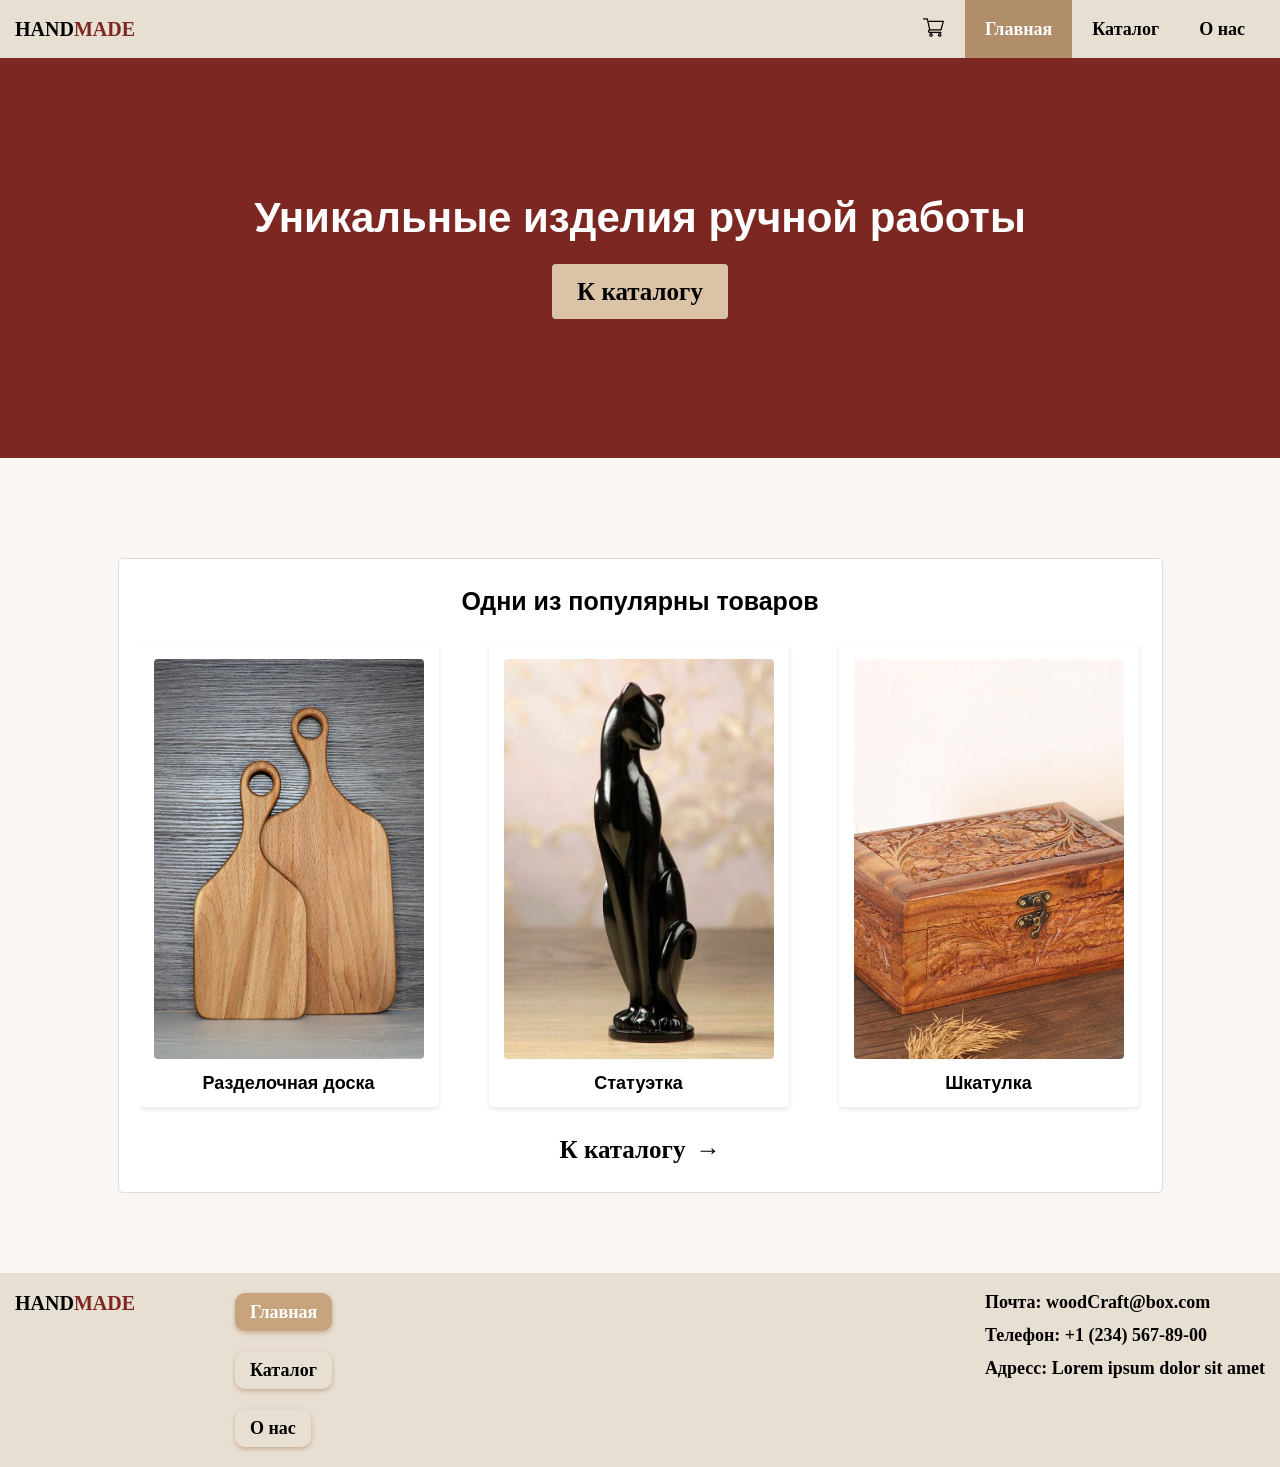
<file: index.html>
<!DOCTYPE html>
<html lang="en">
  <head>
    <meta charset="UTF-8" />
    <meta name="viewport" content="width=device-width, initial-scale=1.0" />
    <title>HANDMADE</title>
    <link rel="stylesheet" href="styles/home.css" />
  </head>
  <body>
    <header class="header wrapper--colored">
      <nav class="header__nav nav content">
        <a href="#hero" class="logo"> hand<span class="logo--accent">made</span> </a>
        <button type="button" aria-label="cart menu" class="header__cart-button">
          <img src="images/cart.svg" alt="cart icon" />
        </button>
        <button type="button" class="burger" aria-label="burger button">
          <span class="burger__line"></span>
          <span class="burger__line"></span>
          <span class="burger__line"></span>
        </button>
        <div class="mobile-wrapper">
          <button type="button" class="burger burger--close" aria-label="close burger button">
            <span class="burger__line"></span>
            <span class="burger__line"></span>
            <span class="burger__line"></span>
          </button>
          <ul class="nav__links header__links">
            <li class="nav__item header__item header__item--active">
              <a href="#hero" class="nav__link nav__link--active header__link"> Главная </a>
            </li>
            <li class="nav__item header__item">
              <a href="pages/catalog.html" class="nav__link header__link"> Каталог </a>
            </li>
            <li class="nav__item header__item">
              <a href="pages/about.html" class="nav__link header__link"> О нас </a>
            </li>
          </ul>
        </div>
      </nav>
    </header>
    <aside class="cartMenu">
      <div class="content">
        <div class="cartMenu__header">
          <button type="button" class="cartMenu__close-button" aria-label="cartMenu close button">
            <img src="images/chevron-down.svg" alt="close icon" class="cartMenu__close-icon" />
          </button>
          <h2 class="title">Корзина</h2>
        </div>
        <ul class="cartMenu__list">
          <li class="title cartMenu__list-title">Корзина пуста</li>
        </ul>
      </div>
    </aside>
    <aside class="blur"></aside>
    <main class="main">
      <div class="hero" id="hero">
        <section class="hero__content content">
          <h1 class="hero__title title title--large">Уникальные изделия ручной работы</h1>
          <a href="pages/catalog.html" class="hero__button button">К каталогу</a>
        </section>
      </div>
      <div class="products wrapper">
        <section class="products__content content">
          <h2 class="title content__title">Одни из популярны товаров</h2>
          <ul class="products__list">
            <li class="products__item card">
              <div class="products__item-group">
                <img src="images/products/board.jpg" alt="board" class="products__item-image" />
                <div class="products__item-hover">
                  <span class="products__item-price">1200 ₽</span>
                  <button type="button" class="button">В корзину</button>
                </div>
              </div>
              <h3 class="title title--small products__item-title">Разделочная доска</h3>
            </li>
            <li class="products__item card">
              <div class="products__item-group">
                <img src="images/products/statue.jpg" alt="statue" class="products__item-image" />
                <div class="products__item-hover">
                  <span class="products__item-price">2500 ₽</span>
                  <button type="button" class="button">В корзину</button>
                </div>
              </div>
              <h3 class="title title--small products__item-title">Статуэтка</h3>
            </li>
            <li class="products__item card">
              <div class="products__item-group">
                <img src="images/products/box.jpg" alt="" class="products__item-image" />
                <div class="products__item-hover">
                  <span class="products__item-price">1500 ₽</span>
                  <button type="button" class="button">В корзину</button>
                </div>
              </div>
              <h3 class="title title--small products__item-title">Шкатулка</h3>
            </li>
          </ul>
          <a href="pages/catalog.html" class="products__link">
            К каталогу <span class="products__link-icon">→</span>
          </a>
        </section>
      </div>
    </main>
    <footer class="footer wrapper--colored">
      <nav class="footer__nav nav content">
        <a href="#header" class="logo">hand<span class="logo--accent">made</span></a>
        <ul class="nav__links footer__links">
          <li class="nav__item footer__item">
            <a href="#hero" class="nav__link nav__link--active footer__link footer__link--active"
              >Главная</a
            >
          </li>
          <li class="nav__item footer__item">
            <a href="pages/catalog.html" class="nav__link footer__link">Каталог</a>
          </li>
          <li class="nav__item footer__item">
            <a href="pages/about.html" class="nav__link footer__link">О нас</a>
          </li>
        </ul>
        <ul class="footer__contacts">
          <li class="footer__text">Почта: woodCraft@box.com</li>
          <li class="footer__text">Телефон: +1 (234) 567-89-00</li>
          <li class="footer__text">Адресс: Lorem ipsum dolor sit amet</li>
        </ul>
      </nav>
    </footer>
    <script src="index.js"></script>
    <script src="cartMenu.js"></script>
  </body>
</html>
</file>
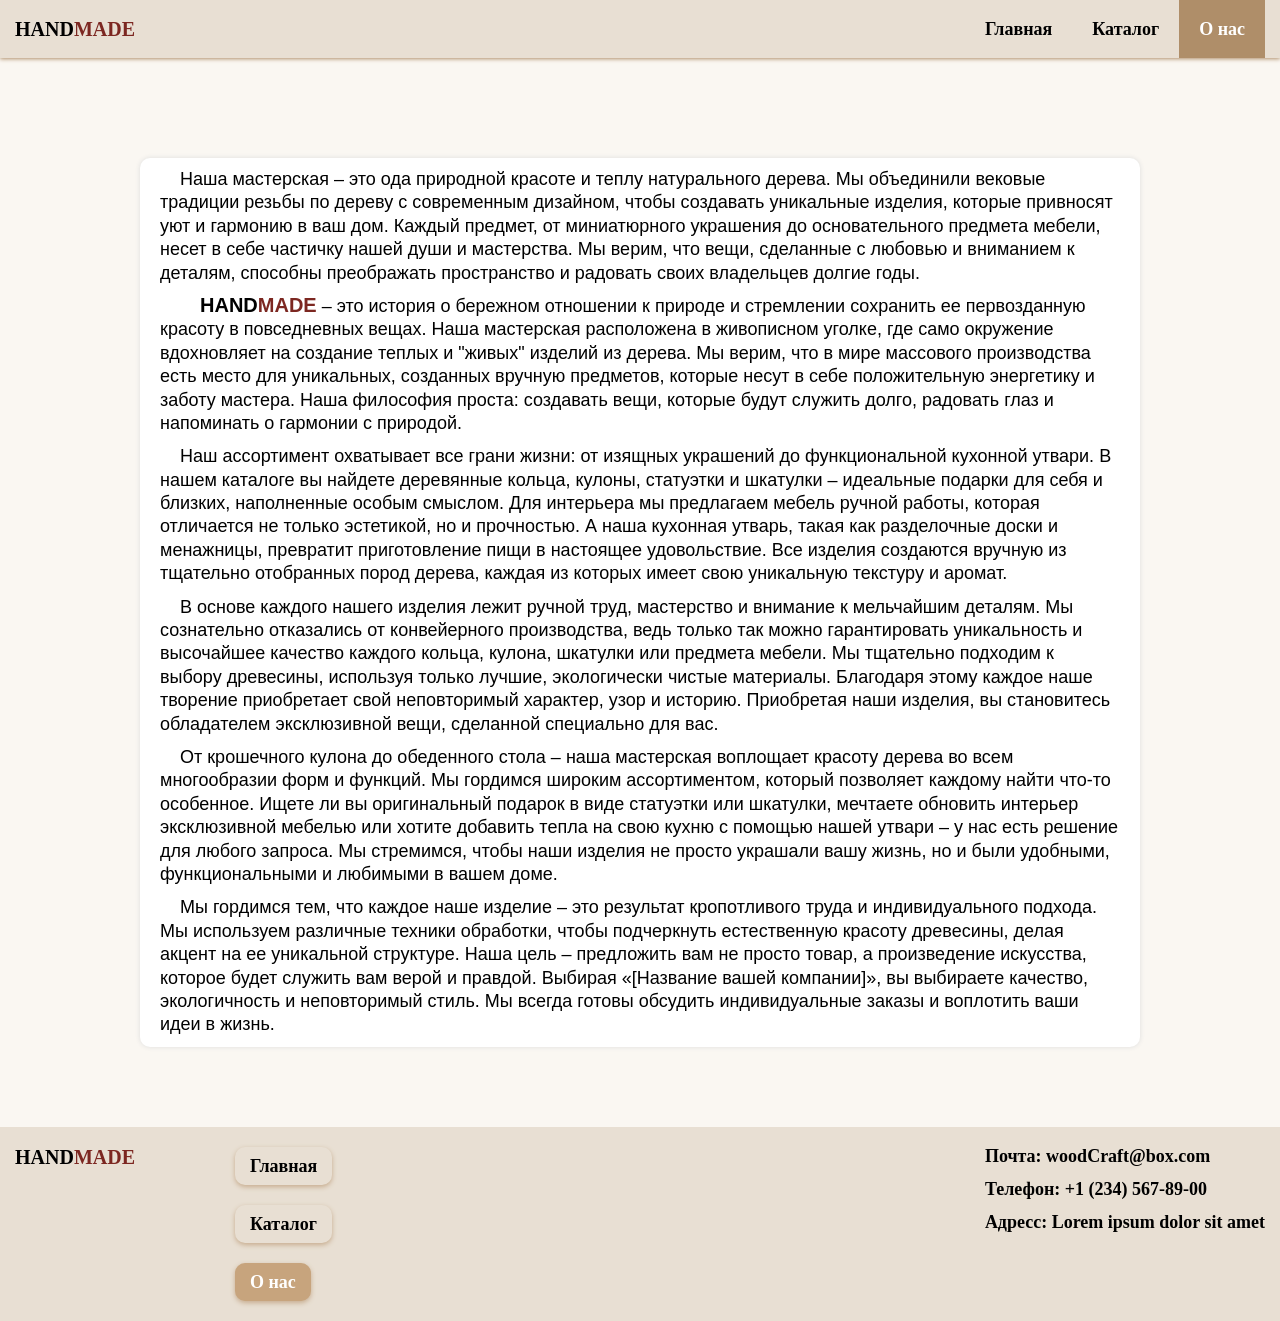
<file: pages/about.html>
<!DOCTYPE html>
<html lang="en">
  <head>
    <meta charset="UTF-8" />
    <meta name="viewport" content="width=device-width, initial-scale=1.0" />
    <title>HANDMADE</title>
    <link rel="stylesheet" href="../styles/about.css" />
  </head>
  <body>
    <header class="header wrapper--colored" id="header">
      <nav class="header__nav nav content">
        <a href="../index.html" class="logo"> hand<span class="logo--accent">made</span> </a>
        <button type="button" class="burger" aria-label="burger button">
          <span class="burger__line"></span>
          <span class="burger__line"></span>
          <span class="burger__line"></span>
        </button>
        <div class="mobile-wrapper">
          <button type="button" class="burger burger--close" aria-label="close burger button">
            <span class="burger__line"></span>
            <span class="burger__line"></span>
            <span class="burger__line"></span>
          </button>
          <ul class="nav__links header__links">
            <li class="nav__item header__item">
              <a href="../index.html" class="nav__link header__link"> Главная </a>
            </li>
            <li class="nav__item header__item">
              <a href="./catalog.html" class="nav__link header__link"> Каталог </a>
            </li>
            <li class="nav__item header__item header__item--active">
              <a href="#main" class="nav__link nav__link--active header__link"> О нас </a>
            </li>
          </ul>
        </div>
      </nav>
    </header>
    <aside class="blur"></aside>
    <main id="main" class="main">
      <div class="main__content">
        <p class="text">
          Наша мастерская – это ода природной красоте и теплу натурального дерева. Мы объединили
          вековые традиции резьбы по дереву с современным дизайном, чтобы создавать уникальные
          изделия, которые привносят уют и гармонию в ваш дом. Каждый предмет, от миниатюрного
          украшения до основательного предмета мебели, несет в себе частичку нашей души и
          мастерства. Мы верим, что вещи, сделанные с любовью и вниманием к деталям, способны
          преображать пространство и радовать своих владельцев долгие годы.
        </p>
        <p class="text">
          <a href="../index.html" class="logo">hand<span class="logo--accent">made</span></a> – это
          история о бережном отношении к природе и стремлении сохранить ее первозданную красоту в
          повседневных вещах. Наша мастерская расположена в живописном уголке, где само окружение
          вдохновляет на создание теплых и "живых" изделий из дерева. Мы верим, что в мире массового
          производства есть место для уникальных, созданных вручную предметов, которые несут в себе
          положительную энергетику и заботу мастера. Наша философия проста: создавать вещи, которые
          будут служить долго, радовать глаз и напоминать о гармонии с природой.
        </p>
        <p class="text">
          Наш ассортимент охватывает все грани жизни: от изящных украшений до функциональной
          кухонной утвари. В нашем каталоге вы найдете деревянные кольца, кулоны, статуэтки и
          шкатулки – идеальные подарки для себя и близких, наполненные особым смыслом. Для интерьера
          мы предлагаем мебель ручной работы, которая отличается не только эстетикой, но и
          прочностью. А наша кухонная утварь, такая как разделочные доски и менажницы, превратит
          приготовление пищи в настоящее удовольствие. Все изделия создаются вручную из тщательно
          отобранных пород дерева, каждая из которых имеет свою уникальную текстуру и аромат.
        </p>
        <p class="text">
          В основе каждого нашего изделия лежит ручной труд, мастерство и внимание к мельчайшим
          деталям. Мы сознательно отказались от конвейерного производства, ведь только так можно
          гарантировать уникальность и высочайшее качество каждого кольца, кулона, шкатулки или
          предмета мебели. Мы тщательно подходим к выбору древесины, используя только лучшие,
          экологически чистые материалы. Благодаря этому каждое наше творение приобретает свой
          неповторимый характер, узор и историю. Приобретая наши изделия, вы становитесь обладателем
          эксклюзивной вещи, сделанной специально для вас.
        </p>
        <p class="text">
          От крошечного кулона до обеденного стола – наша мастерская воплощает красоту дерева во
          всем многообразии форм и функций. Мы гордимся широким ассортиментом, который позволяет
          каждому найти что-то особенное. Ищете ли вы оригинальный подарок в виде статуэтки или
          шкатулки, мечтаете обновить интерьер эксклюзивной мебелью или хотите добавить тепла на
          свою кухню с помощью нашей утвари – у нас есть решение для любого запроса. Мы стремимся,
          чтобы наши изделия не просто украшали вашу жизнь, но и были удобными, функциональными и
          любимыми в вашем доме.
        </p>
        <p class="text">
          Мы гордимся тем, что каждое наше изделие – это результат кропотливого труда и
          индивидуального подхода. Мы используем различные техники обработки, чтобы подчеркнуть
          естественную красоту древесины, делая акцент на ее уникальной структуре. Наша цель –
          предложить вам не просто товар, а произведение искусства, которое будет служить вам верой
          и правдой. Выбирая «[Название вашей компании]», вы выбираете качество, экологичность и
          неповторимый стиль. Мы всегда готовы обсудить индивидуальные заказы и воплотить ваши идеи
          в жизнь.
        </p>
      </div>
    </main>
    <footer class="footer wrapper--colored">
      <nav class="footer__nav nav content">
        <a href="../index.html" class="logo">hand<span class="logo--accent">made</span></a>
        <ul class="nav__links footer__links">
          <li class="nav__item footer__item">
            <a href="../index.html" class="nav__link footer__link">Главная</a>
          </li>
          <li class="nav__item footer__item">
            <a href="./catalog.html" class="nav__link footer__link">Каталог</a>
          </li>
          <li class="nav__item footer__item">
            <a href="#main" class="nav__link nav__link--active footer__link footer__link--active"
              >О нас</a
            >
          </li>
        </ul>
        <ul class="footer__contacts">
          <li class="footer__text">Почта: woodCraft@box.com</li>
          <li class="footer__text">Телефон: +1 (234) 567-89-00</li>
          <li class="footer__text">Адресс: Lorem ipsum dolor sit amet</li>
        </ul>
      </nav>
    </footer>
    <script src="../index.js"></script>
  </body>
</html>
</file>
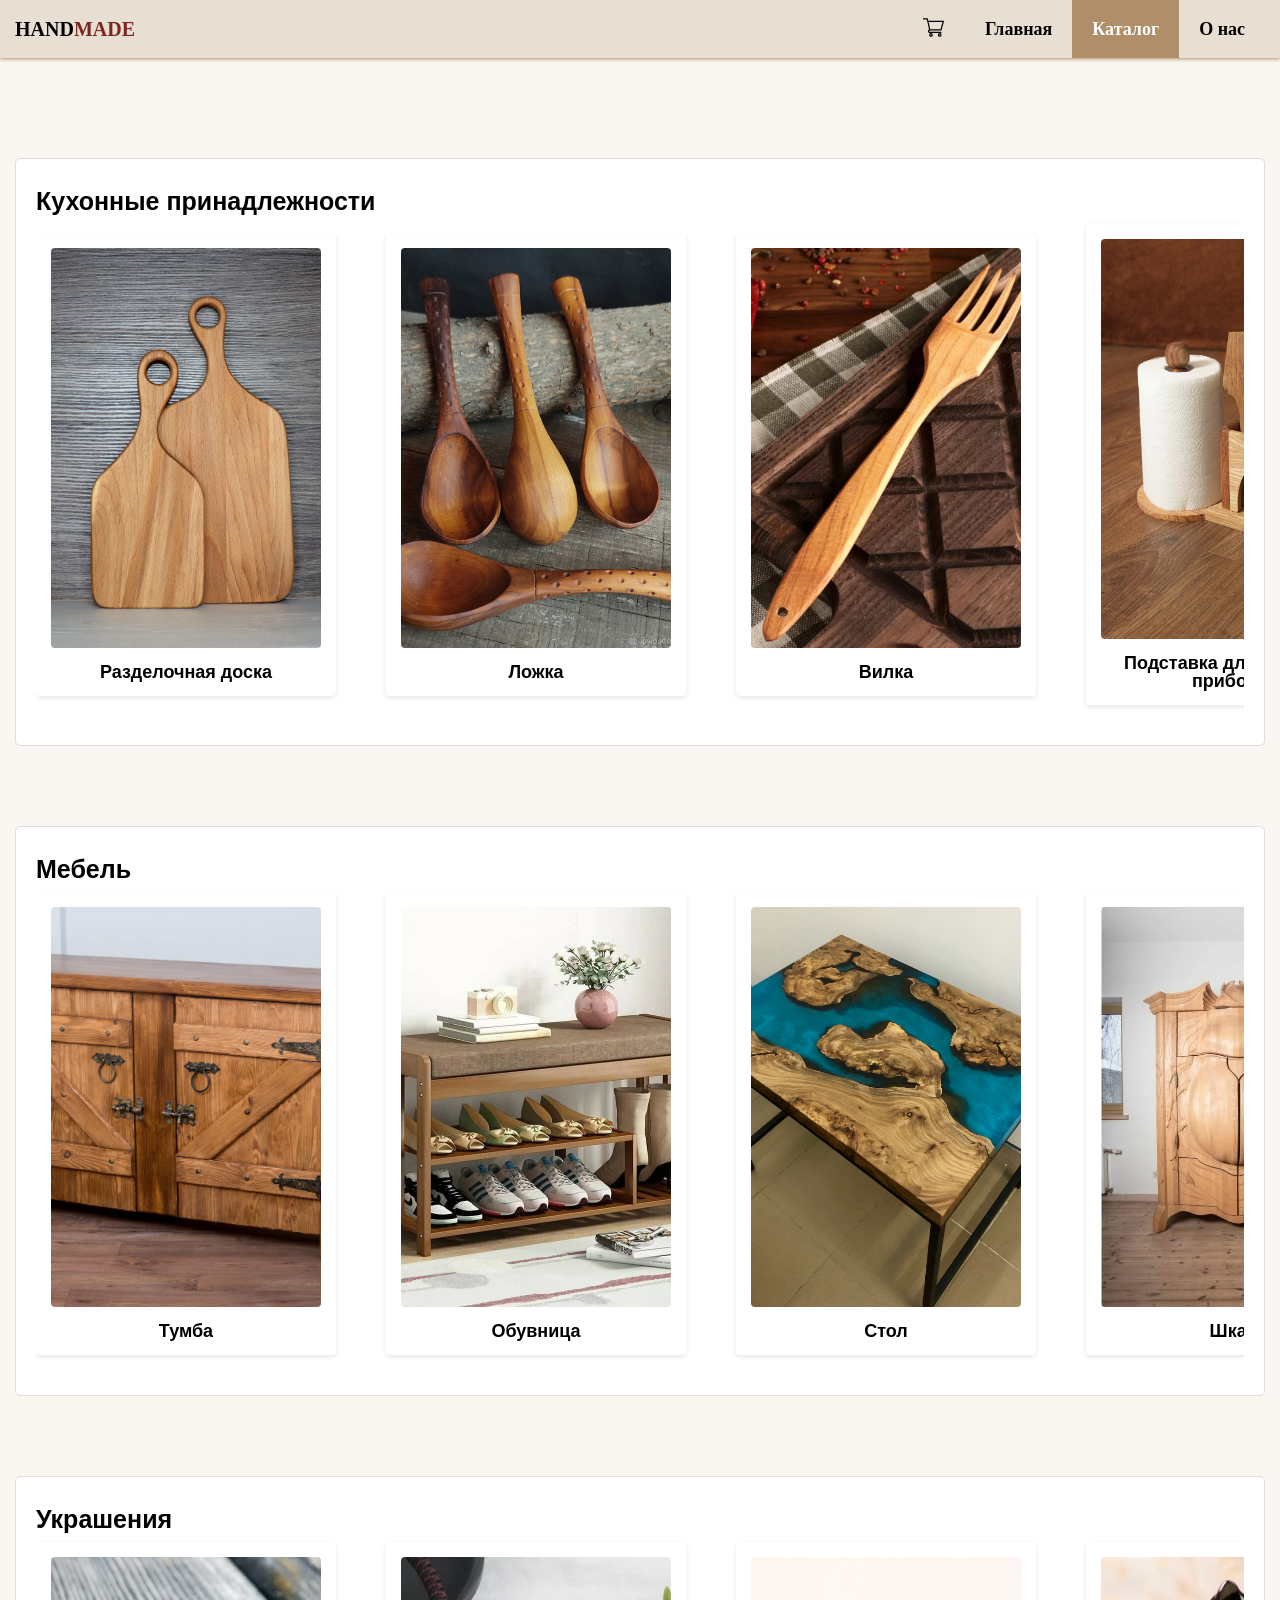
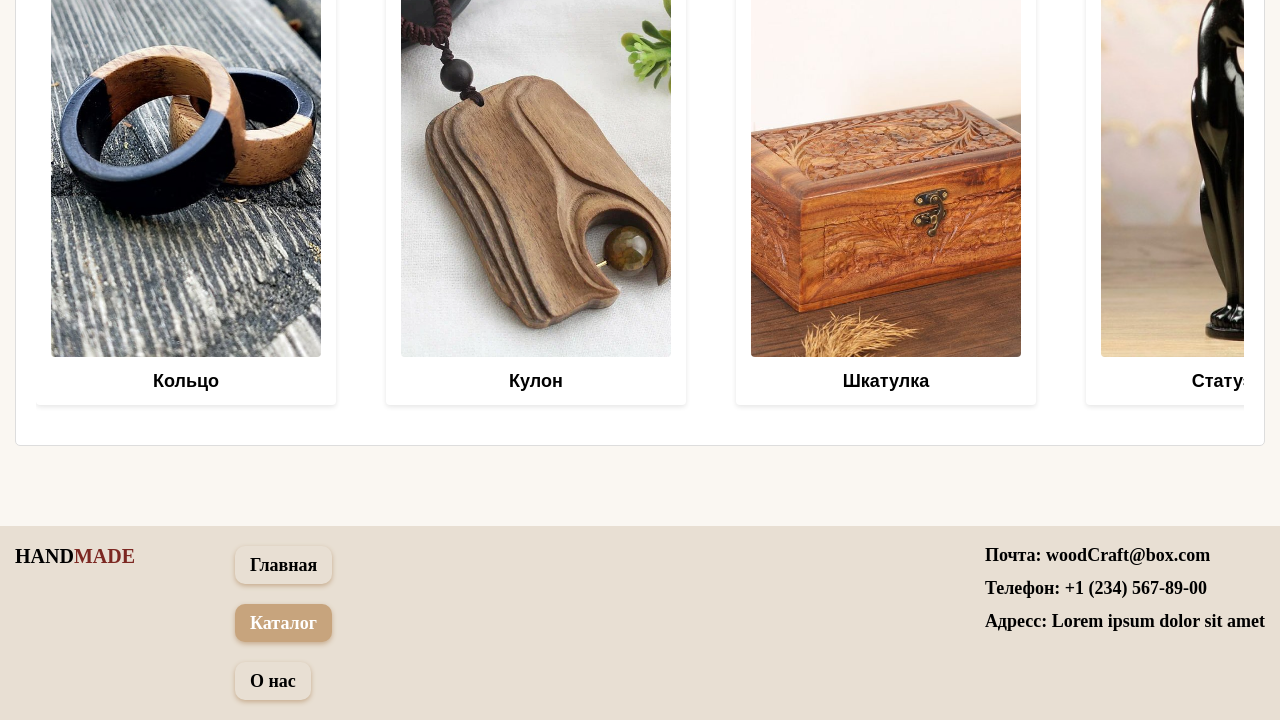
<file: pages/catalog.html>
<!DOCTYPE html>
<html lang="en">
  <head>
    <meta charset="UTF-8" />
    <meta name="viewport" content="width=device-width, initial-scale=1.0" />
    <title>HANDMADE</title>
    <link rel="stylesheet" href="../styles/catalog.css" />
  </head>
  <body>
    <header class="header wrapper--colored">
      <nav class="header__nav nav content">
        <a href="../index.html" class="logo"> hand<span class="logo--accent">made</span> </a>
        <button type="button" aria-label="cart menu" class="header__cart-button">
          <img src="../images/cart.svg" alt="cart icon" />
        </button>
        <button type="button" class="burger" aria-label="burger button">
          <span class="burger__line"></span>
          <span class="burger__line"></span>
          <span class="burger__line"></span>
        </button>
        <div class="mobile-wrapper">
          <button type="button" class="burger burger--close" aria-label="close burger button">
            <span class="burger__line"></span>
            <span class="burger__line"></span>
            <span class="burger__line"></span>
          </button>
          <ul class="nav__links header__links">
            <li class="nav__item header__item">
              <a href="../index.html" class="nav__link header__link"> Главная </a>
            </li>
            <li class="nav__item header__item header__item--active">
              <a href="#main" class="nav__link nav__link--active header__link"> Каталог </a>
            </li>
            <li class="nav__item header__item">
              <a href="./about.html" class="nav__link header__link"> О нас </a>
            </li>
          </ul>
        </div>
      </nav>
    </header>
    <aside class="cartMenu">
      <div class="content">
        <div class="cartMenu__header">
          <button type="button" class="cartMenu__close-button" aria-label="cartMenu close button">
            <img src="../images/chevron-down.svg" alt="close icon" class="cartMenu__close-icon" />
          </button>
          <h2 class="title">Корзина</h2>
        </div>
        <ul class="cartMenu__list">
          <li class="title cartMenu__list-title">Корзина пуста</li>
        </ul>
      </div>
    </aside>
    <aside class="blur"></aside>
    <main id="main">
      <div class="products">
        <section class="products__content content wrapper">
          <h2 class="title">Кухонные принадлежности</h2>
          <ul class="products__list">
            <li class="products__item card">
              <div class="products__item-group">
                <img src="../images/products/board.jpg" alt="board" class="products__item-image" />
                <div class="products__item-hover">
                  <span class="products__item-price">1.200 ₽</span>
                  <button type="button" class="button">В корзину</button>
                </div>
              </div>
              <h3 class="title title--small products__item-title">Разделочная доска</h3>
            </li>
            <li class="products__item card">
              <div class="products__item-group">
                <img src="../images/products/spoon.jpg" alt="spoon" class="products__item-image" />
                <div class="products__item-hover">
                  <span class="products__item-price">500 ₽</span>
                  <button type="button" class="button">В корзину</button>
                </div>
              </div>
              <h3 class="title title--small products__item-title">Ложка</h3>
            </li>
            <li class="products__item card">
              <div class="products__item-group">
                <img src="../images/products/fork.webp" alt="fork" class="products__item-image" />
                <div class="products__item-hover">
                  <span class="products__item-price">500 ₽</span>
                  <button type="button" class="button">В корзину</button>
                </div>
              </div>
              <h3 class="title title--small products__item-title">Вилка</h3>
            </li>
            <li class="products__item card">
              <div class="products__item-group">
                <img src="../images/products/stand.webp" alt="stand" class="products__item-image" />
                <div class="products__item-hover">
                  <span class="products__item-price">1.000 ₽</span>
                  <button type="button" class="button">В корзину</button>
                </div>
              </div>
              <h3 class="title title--small products__item-title">
                Подставка для кухонных приборов
              </h3>
            </li>
          </ul>
        </section>
        <section class="products__content content wrapper">
          <h2 class="title">Мебель</h2>
          <ul class="products__list">
            <li class="products__item card">
              <div class="products__item-group">
                <img
                  src="../images/products/cabinet.jpg"
                  alt="cabinet"
                  class="products__item-image"
                />
                <div class="products__item-hover">
                  <span class="products__item-price">2.200 ₽</span>
                  <button type="button" class="button">В корзину</button>
                </div>
              </div>
              <h3 class="title title--small products__item-title">Тумба</h3>
            </li>
            <li class="products__item card">
              <div class="products__item-group">
                <img
                  src="../images/products/shoeRack.webp"
                  alt="shoe rack"
                  class="products__item-image"
                />
                <div class="products__item-hover">
                  <span class="products__item-price">2.500 ₽</span>
                  <button type="button" class="button">В корзину</button>
                </div>
              </div>
              <h3 class="title title--small products__item-title">Обувница</h3>
            </li>
            <li class="products__item card">
              <div class="products__item-group">
                <img src="../images/products/table.jpg" alt="table" class="products__item-image" />
                <div class="products__item-hover">
                  <span class="products__item-price">4.500 ₽</span>
                  <button type="button" class="button">В корзину</button>
                </div>
              </div>
              <h3 class="title title--small products__item-title">Стол</h3>
            </li>
            <li class="products__item card">
              <div class="products__item-group">
                <img
                  src="../images/products/closet.webp"
                  alt="closet"
                  class="products__item-image"
                />
                <div class="products__item-hover">
                  <span class="products__item-price">15.000 ₽</span>
                  <button type="button" class="button">В корзину</button>
                </div>
              </div>
              <h3 class="title title--small products__item-title">Шкаф</h3>
            </li>
            <li class="products__item card">
              <div class="products__item-group">
                <img src="../images/products/chair.webp" alt="chair" class="products__item-image" />
                <div class="products__item-hover">
                  <span class="products__item-price">7.500 ₽</span>
                  <button type="button" class="button">В корзину</button>
                </div>
              </div>
              <h3 class="title title--small products__item-title">Стул</h3>
            </li>
            <li class="products__item card">
              <div class="products__item-group">
                <img src="../images/products/stool.jpg" alt="stool" class="products__item-image" />
                <div class="products__item-hover">
                  <span class="products__item-price">5.500 ₽</span>
                  <button type="button" class="button">В корзину</button>
                </div>
              </div>
              <h3 class="title title--small products__item-title">Табуретка</h3>
            </li>
            <li class="products__item card">
              <div class="products__item-group">
                <img src="../images/products/sofa.jpg" alt="sofa" class="products__item-image" />
                <div class="products__item-hover">
                  <span class="products__item-price">25.000 ₽</span>
                  <button type="button" class="button">В корзину</button>
                </div>
              </div>
              <h3 class="title title--small products__item-title">Диван</h3>
            </li>
          </ul>
        </section>
        <section class="products__content content wrapper">
          <h2 class="title">Украшения</h2>
          <ul class="products__list">
            <li class="products__item card">
              <div class="products__item-group">
                <img src="../images/products/ring.jpg" alt="ring" class="products__item-image" />
                <div class="products__item-hover">
                  <span class="products__item-price">12.200 ₽</span>
                  <button type="button" class="button">В корзину</button>
                </div>
              </div>
              <h3 class="title title--small products__item-title">Кольцо</h3>
            </li>
            <li class="products__item card">
              <div class="products__item-group">
                <img
                  src="../images/products/pendant.webp"
                  alt="pendant"
                  class="products__item-image"
                />
                <div class="products__item-hover">
                  <span class="products__item-price">20.500 ₽</span>
                  <button type="button" class="button">В корзину</button>
                </div>
              </div>
              <h3 class="title title--small products__item-title">Кулон</h3>
            </li>
            <li class="products__item card">
              <div class="products__item-group">
                <img src="../images/products/box.jpg" alt="box" class="products__item-image" />
                <div class="products__item-hover">
                  <span class="products__item-price">2.500 ₽</span>
                  <button type="button" class="button">В корзину</button>
                </div>
              </div>
              <h3 class="title title--small products__item-title">Шкатулка</h3>
            </li>
            <li class="products__item card">
              <div class="products__item-group">
                <img
                  src="../images/products/statue.jpg"
                  alt="statue"
                  class="products__item-image"
                />
                <div class="products__item-hover">
                  <span class="products__item-price">17.500 ₽</span>
                  <button type="button" class="button">В корзину</button>
                </div>
              </div>
              <h3 class="title title--small products__item-title">Статуэтка</h3>
            </li>
          </ul>
        </section>
      </div>
    </main>
    <footer class="footer wrapper--colored">
      <nav class="footer__nav nav content">
        <a href="../index.html" class="logo">hand<span class="logo--accent">made</span></a>
        <ul class="nav__links footer__links">
          <li class="nav__item footer__item">
            <a href="../index.html" class="nav__link footer__link">Главная</a>
          </li>
          <li class="nav__item footer__item">
            <a href="#main" class="nav__link nav__link--active footer__link footer__link--active"
              >Каталог</a
            >
          </li>
          <li class="nav__item footer__item">
            <a href="./about.html" class="nav__link footer__link">О нас</a>
          </li>
        </ul>
        <ul class="footer__contacts">
          <li class="footer__text">Почта: woodCraft@box.com</li>
          <li class="footer__text">Телефон: +1 (234) 567-89-00</li>
          <li class="footer__text">Адресс: Lorem ipsum dolor sit amet</li>
        </ul>
      </nav>
    </footer>
    <script src="../index.js"></script>
    <script src="../cartMenu.js"></script>
  </body>
</html>
</file>
<file: styles/home.css>
@import url(utils/index.css);

.hero {
  min-height: 400px;
  background: #7c2721;
  display: flex;
  justify-content: center;
}

.hero__content {
  display: flex;
  align-items: center;
  flex-direction: column;
  justify-content: center;
}

.hero__title {
  color: #fff;
}

.hero__button {
  font-size: 25px;
  margin: 25px 0 0;
  padding: 15px 25px;
}

.products {
  max-width: 1075px;
  margin: 0 auto;
}

.products__link {
  max-width: 165px;
  font-weight: bold;
  font-size: 25px;
  margin: 20px auto 0;
  display: flex;
  align-items: center;
  justify-content: center;
}

.products__link:hover {
  font-style: italic;
}

.products__link:hover .products__link-icon {
  animation: 1s ease 0.3s infinite moveForward;
}

.products__link-icon {
  margin: 0 0 0 10px;
  display: inline-block;
  transition: transform ease 0.3s;
}

@keyframes moveForward {
  from {
    transform: translate(0);
  }
  to {
    transform: translate(30%, 0);
  }
}
</file>
<file: styles/about.css>
@import url(utils/index.css);

.main {
  padding: 0 15px;
}

.main__content {
  padding: 10px 20px;
  max-width: 1000px;
  background: #fff;
  border-radius: 10px;
  margin: 100px auto 80px;
  box-shadow: 0 0 5px #ddd;
}

.text {
  font-size: 18px;
  text-indent: 20px;
  line-height: 1.3;
  font-family: 'Lucida Sans', 'Lucida Sans Regular', 'Lucida Grande', 'Lucida Sans Unicode', Geneva,
    Verdana, sans-serif;
}

.text:not(:last-child) {
  margin: 0 0 10px;
}
</file>
<file: styles/catalog.css>
@import url(utils/index.css);

.products__content:first-child {
  margin: 100px auto 80px;
}

.products__content:not(:first-child) {
  margin: 0 auto 80px;
}
</file>
